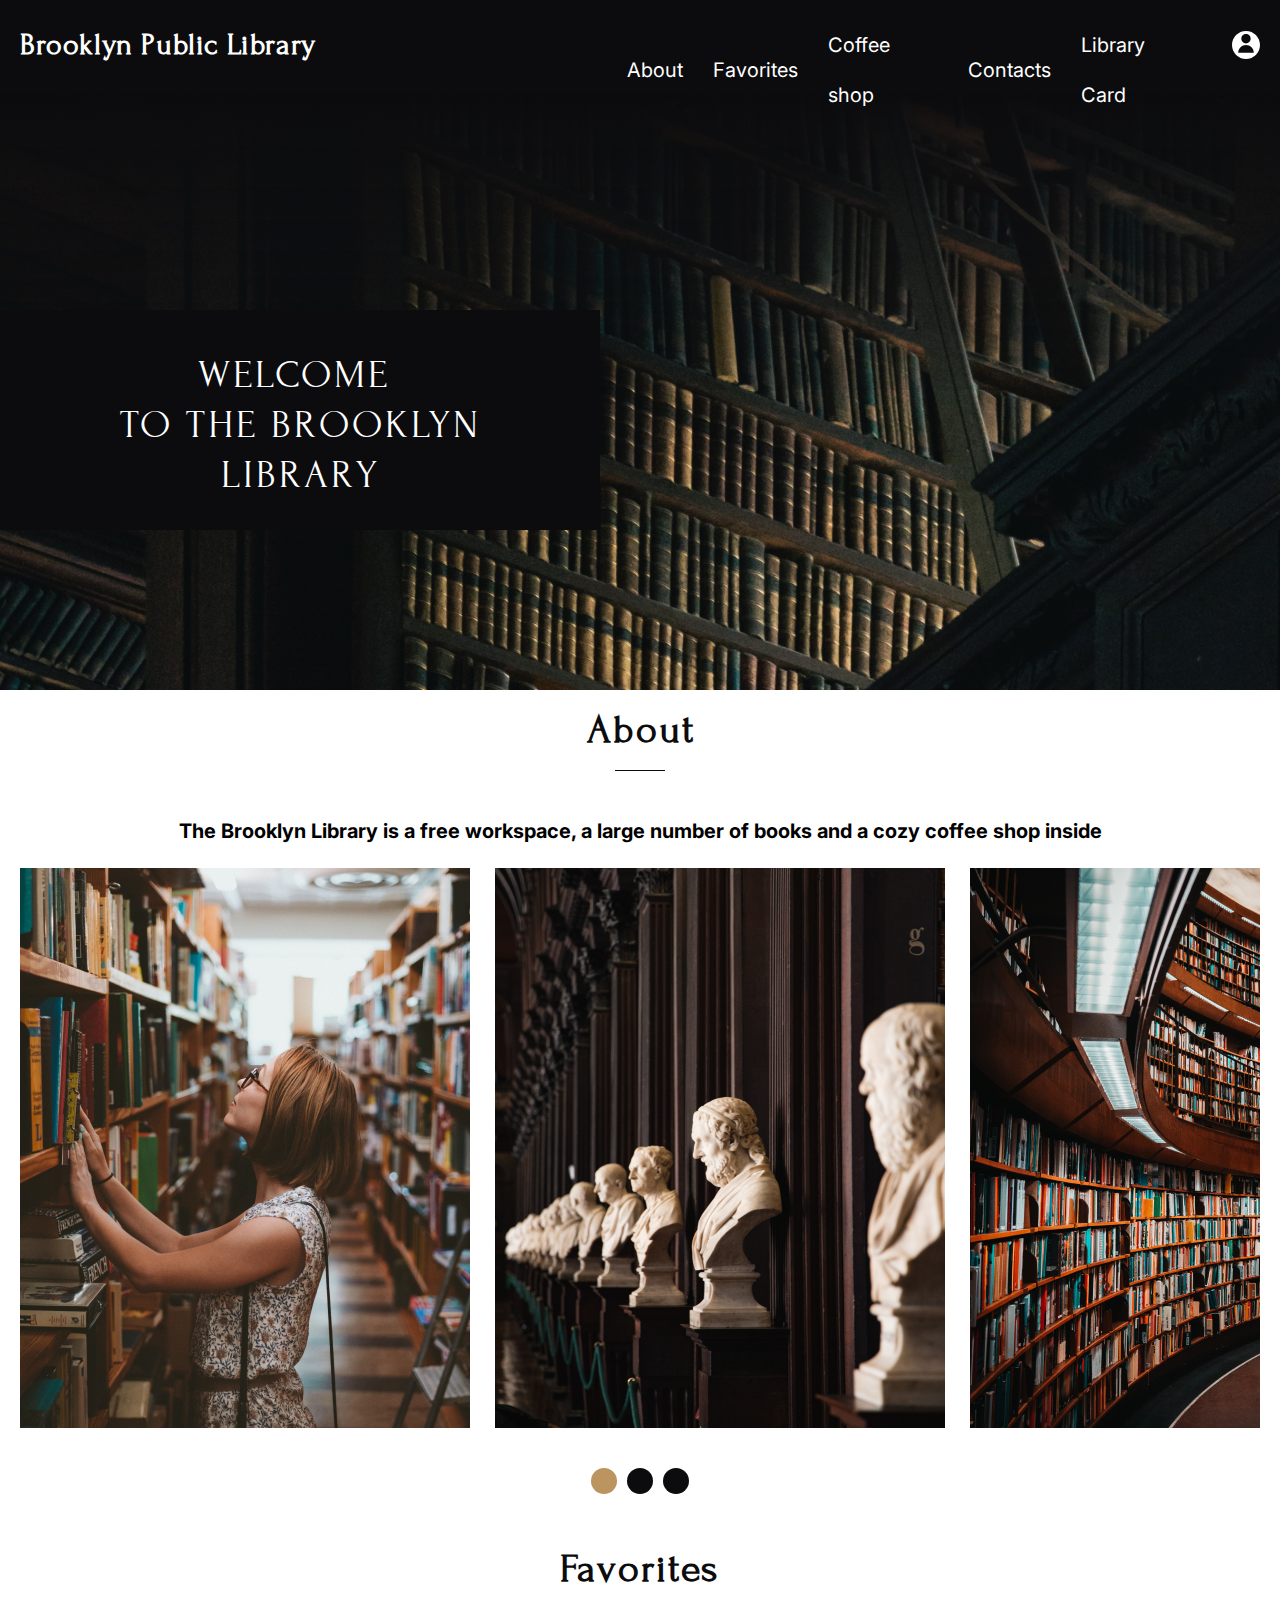
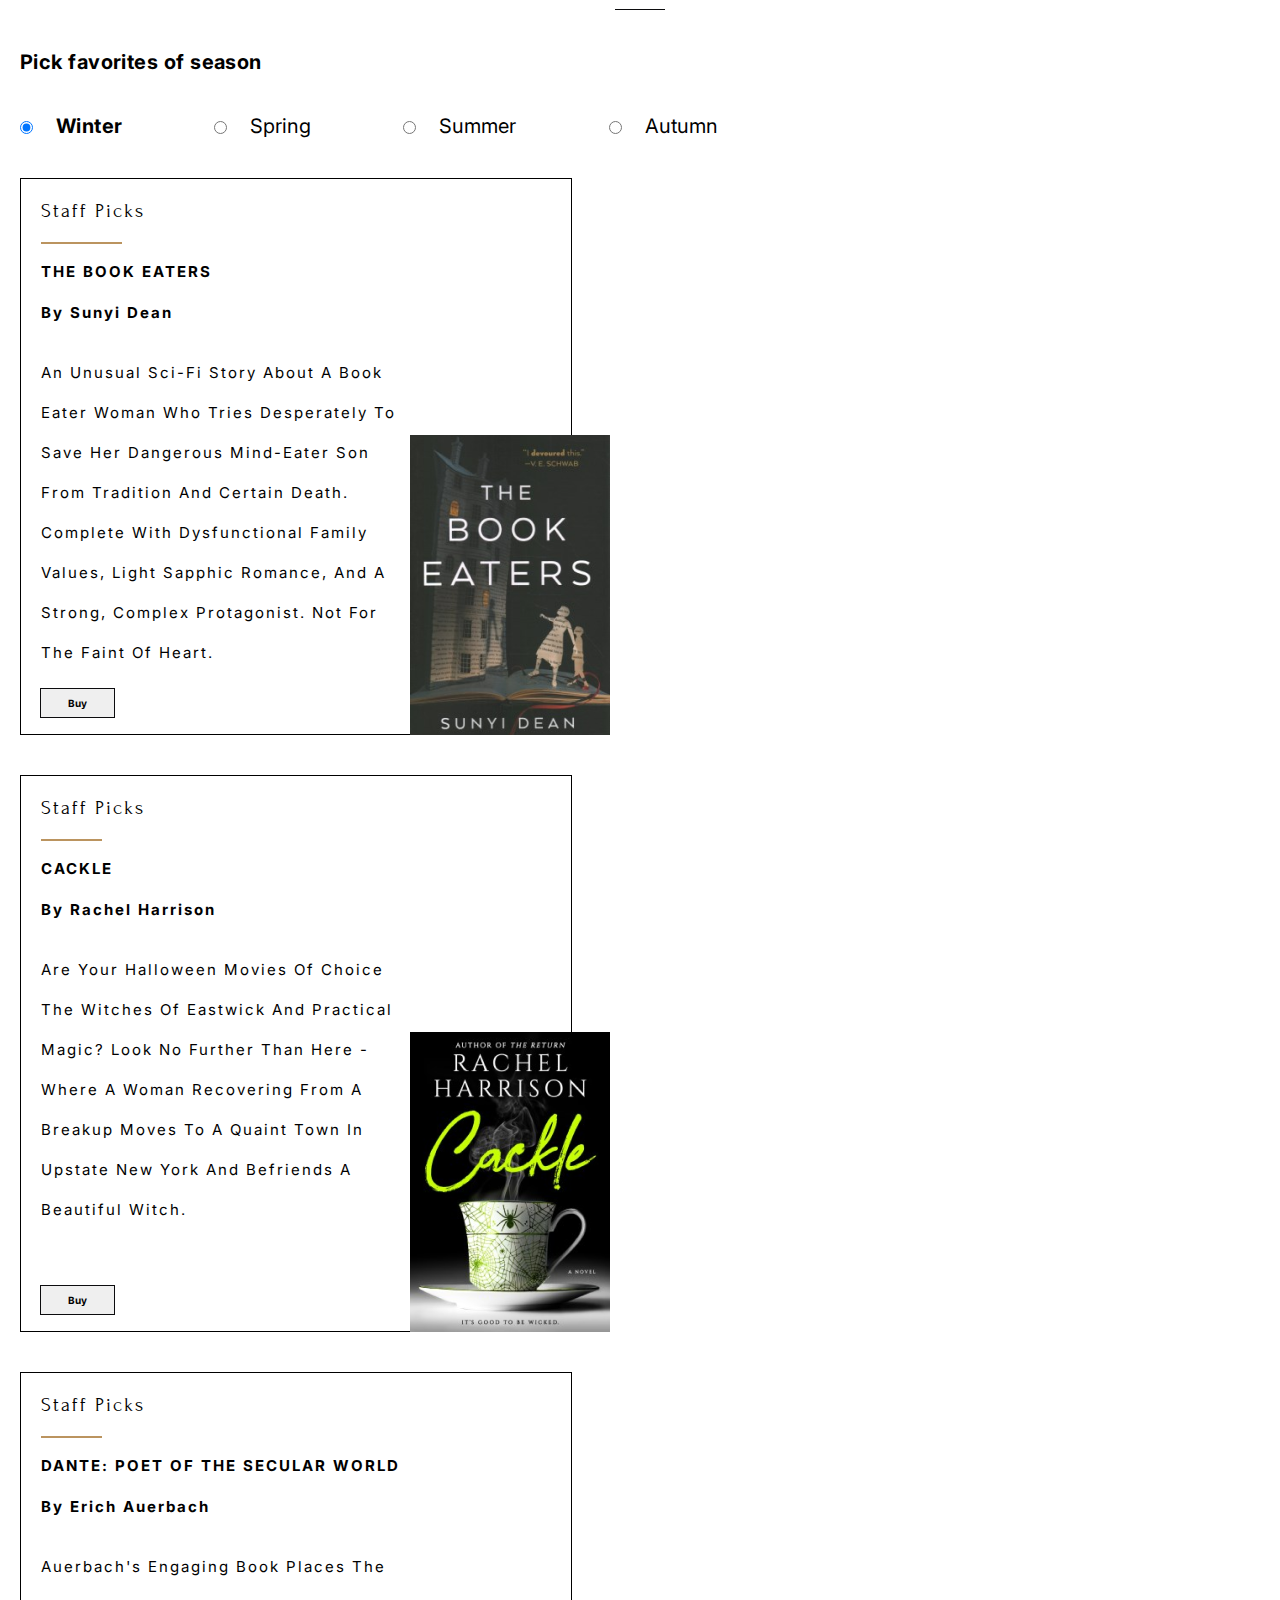
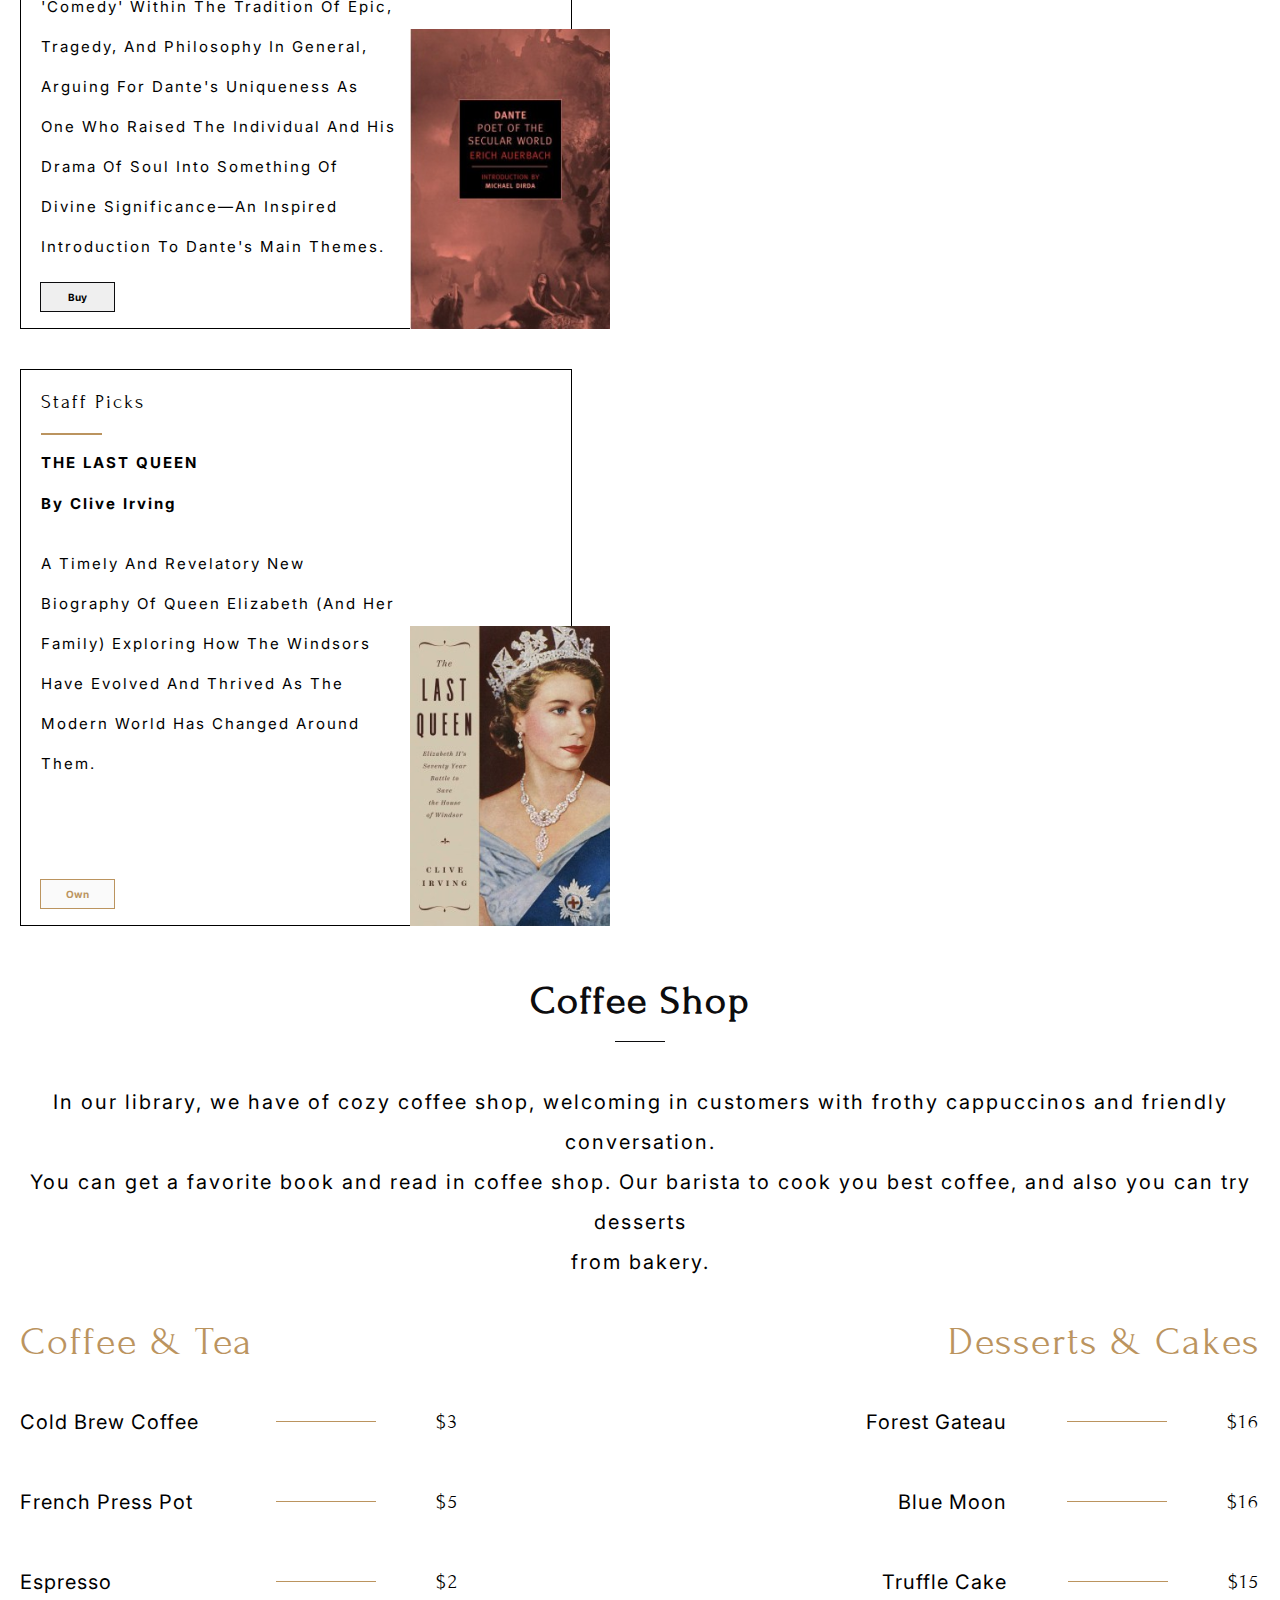
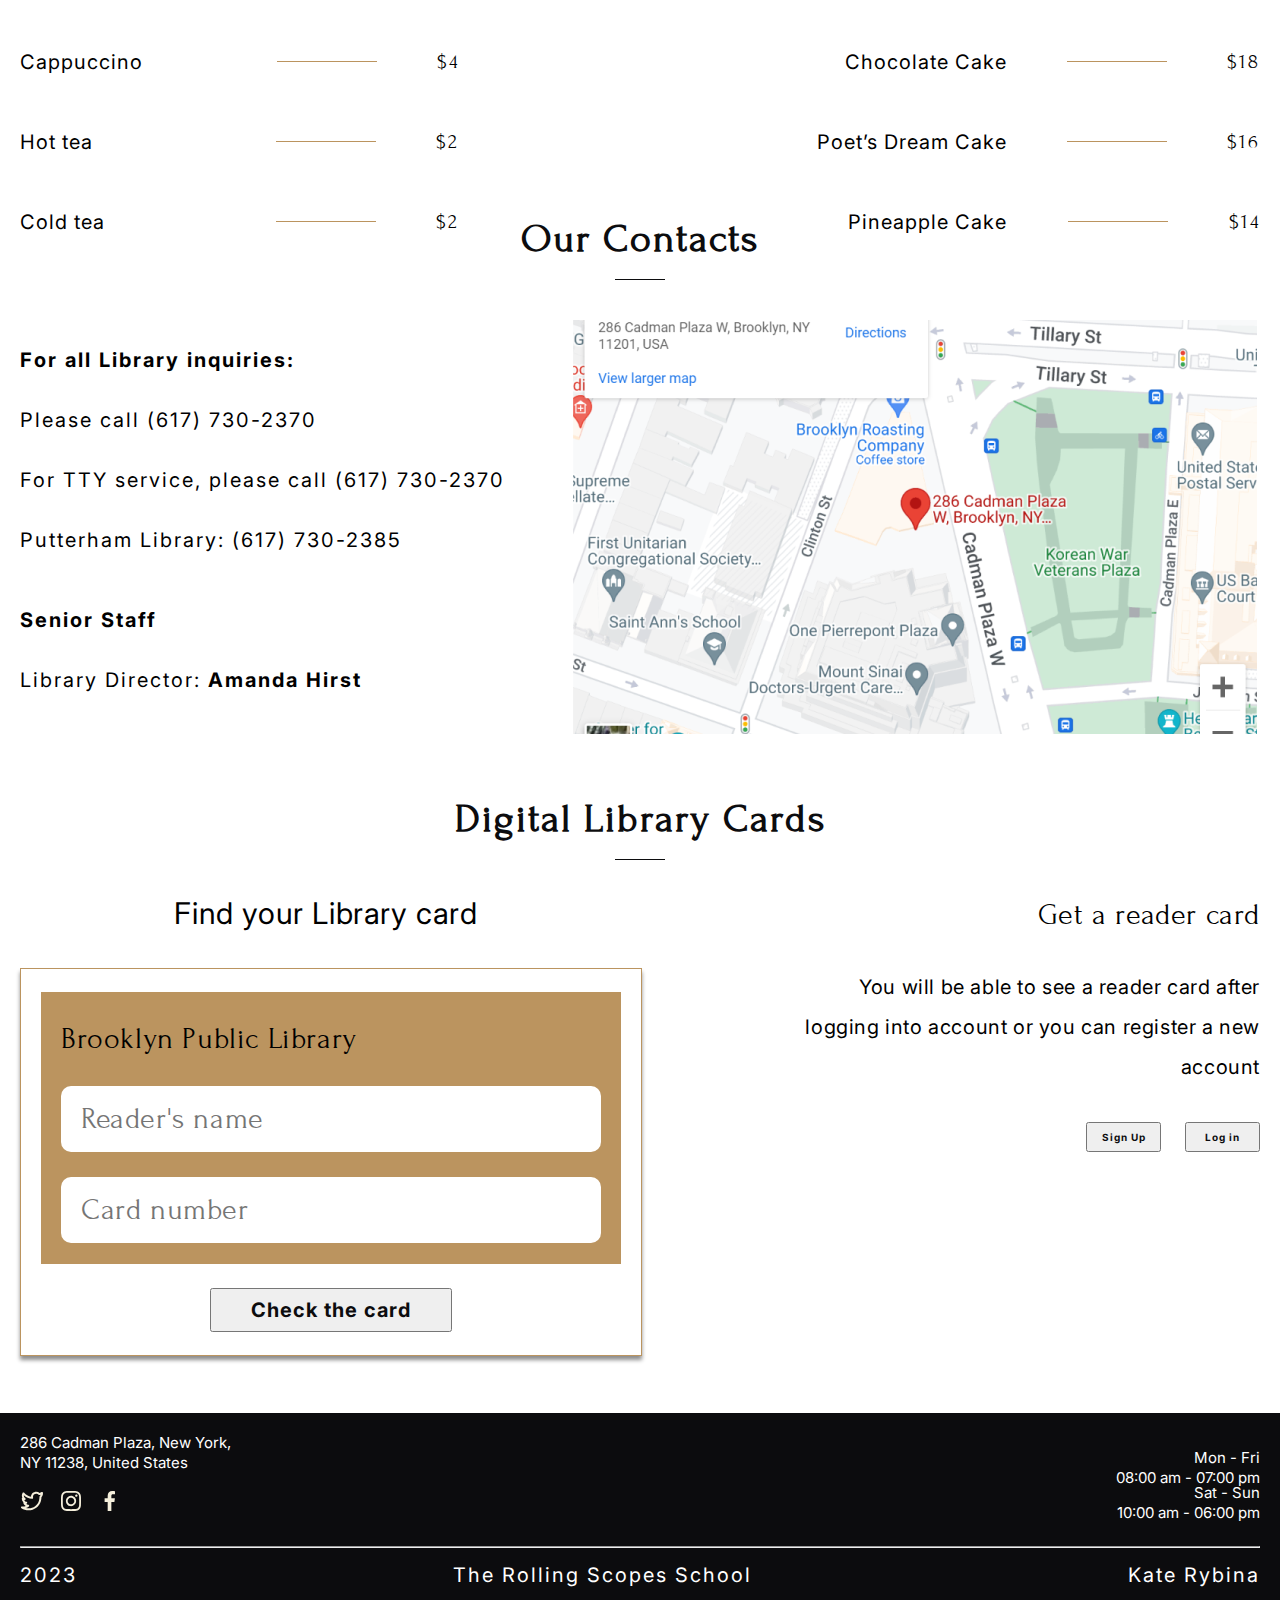
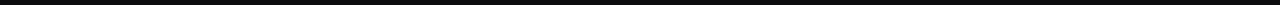
<file: library/index.html>
<!DOCTYPE html>
<html lang="en">
  <head>
    <meta charset="UTF-8" />
    <link rel="preconnect" href="https://fonts.googleapis.com" />
    <link rel="preconnect" href="https://fonts.gstatic.com" crossorigin />
    <link
      href="https://fonts.googleapis.com/css2?family=Forum&display=swap"
      rel="stylesheet"
    />
    <link
      href="https://fonts.googleapis.com/css2?family=Inter&display=swap"
      rel="stylesheet"
    />

    <link rel="stylesheet" href="./style.css" />
    <link rel="icon" href="./assets/svg/favicon.ico" />
    <meta name="viewport" content="width=device-width, initial-scale=1.0" />
    <title>Library</title>
  </head>
  <body>
    <header class="header">
      <div class="container header-container">
        <h1 class="brooklyn">Brooklyn Public Library</h1>
        <div class="navigation">
          <nav class="nav">
            <ul class="nav-list">
              <li class="items">
                <a href="#about" class="nav-link">About</a>
              </li>
              <li class="items">
                <a href="#favorites" class="nav-link">Favorites</a>
              </li>
              <li class="items">
                <a href="#coffee" class="nav-link">Coffee shop</a>
              </li>
              <li class="items">
                <a href="#contacts" class="nav-link">Contacts</a>
              </li>
              <li class="items">
                <a href="#library" class="nav-link">Library Card</a>
              </li>
            </ul>
          </nav>

          <a class="icons" href="/">
            <img src="./assets/svg/icon_profile.svg" alt="" />
          </a>
        </div>
      </div>
    </header>

    <main class="main">
      <div class="container main-container">
        <section class="welcome">
          <div class="welcome-brooklyn">
            <p class="welcome-brooklyn-text">
              Welcome&nbsp<br />
              to the Brooklyn<br />
              Library
            </p>
          </div>
        </section>

        <section class="about" id="about">
          <div class="about-container">
            <div class="section-line">
              <h2 class="title-about">About</h2>
              <hr class="line-about" />
            </div>
            <h2 class="brooklyn-about">
              The Brooklyn Library is a free workspace, a large number of books
              and a cozy coffee shop inside
            </h2>
          </div>
          <div class="images-items">
            <div class="image1">
              <img src="./assets/img/image 1.png" alt="" />
            </div>
            <div class="image2">
              <img src="./assets/img/image 2.png" alt="" />
            </div>
            <div class="image3">
              <img src="./assets/img/image 3.png" alt="" />
            </div>
          </div>

          <div class="carousel-pagination">
            <div class="carousel1"></div>
            <div class="carousel2"></div>
            <div class="carousel3"></div>
          </div>
        </section>

        <section class="favorites" id="favorites">
          <div class="favorites-container">
            <div class="favorites-line">
              <h2 class="title-favorites">Favorites</h2>
              <hr class="line-favorites" />
            </div>
            <p class="pick">Pick favorites of season</p>
          </div>

          <div class="seasons">
            <div class="winter">
              <div class="group-winter">
                <input
                  type="radio"
                  name="seasons-year"
                  checked="on"
                  class="button-winter"
                  id="button-radio-winter"
                />
                <label for="button-radio-winter" class="button-winter"
                  >Winter</label
                >
              </div>
            </div>
            <div class="spring">
              <div class="group-spring">
                <input
                  type="radio"
                  name="seasons-year"
                  class="button-spring"
                  id="button-radio-spring"
                />
                <label for="button-radio-spring" class="button-spring"
                  >Spring</label
                >
              </div>
            </div>
            <div class="summer">
              <div class="group-summer">
                <input
                  type="radio"
                  name="seasons-year"
                  class="button-summer"
                  id="button-radio-summer"
                />
                <label for="button-radio-summer" class="button-summer"
                  >Summer</label
                >
              </div>
            </div>
            <div class="autumn">
              <div class="group-autumn">
                <input
                  type="radio"
                  name="seasons-year"
                  class="button-autumn"
                  id="button-radio-autumn"
                />
                <label for="button-radio-autumn" class="button-autumn"
                  >Autumn</label
                >
              </div>
            </div>
          </div>

          <div class="favorites-items">
            <!-- first book -->
            <div class="first-book">
              <div class="book-staff">
                <p class="staff-name">Staff Picks</p>
                <hr class="staff-line" />
              </div>
              <div class="book-name">
                <p class="book-name-uppercase">The Book Eaters</p>
                <p class="book-name-capitalize">By Sunyi Dean</p>
              </div>
              <div class="book-text">
                An unusual sci-fi story about a book eater woman who tries
                desperately to save her dangerous mind-eater son from tradition
                and certain death. Complete with dysfunctional family values,
                light Sapphic romance, and a strong, complex protagonist. Not
                for the faint of heart.
              </div>
              <div class="book-button">
                <button class="button-buy">Buy</button>
              </div>
              <div class="book-image">
                <img src="./assets/img/book1-winter.png" alt="" />
              </div>
            </div>

            <!-- second book -->
            <div class="second-book">
              <div class="book-staff">
                <p class="staff-name">Staff Picks</p>
                <hr class="staff-line-other" />
              </div>

              <div class="book-name">
                <p class="book-name-uppercase">Cackle</p>
                <p class="book-name-capitalize">By Rachel Harrison</p>
              </div>
              <div class="book-text">
                Are your Halloween movies of choice The Witches of Eastwick and
                Practical Magic? Look no further than here - where a woman
                recovering from a breakup moves to a quaint town in upstate New
                York and befriends a beautiful witch.
              </div>
              <div class="book-button">
                <button class="button-buy">Buy</button>
              </div>
              <div class="book-image">
                <img src="./assets/img/book2-winter.png" alt="" />
              </div>
            </div>

            <!-- third book -->
            <div class="third-book">
              <div class="book-staff">
                <p class="staff-name">Staff Picks</p>
                <hr class="staff-line-other" />
              </div>

              <div class="book-name">
                <p class="book-name-uppercase">
                  Dante: Poet of the Secular World
                </p>
                <p class="book-name-capitalize">By Erich Auerbach</p>
              </div>
              <div class="book-text">
                Auerbach's engaging book places the 'Comedy' within the
                tradition of epic, tragedy, and philosophy in general, arguing
                for Dante's uniqueness as one who raised the individual and his
                drama of soul into something of divine significance—an inspired
                introduction to Dante's main themes.
              </div>
              <div class="book-button">
                <button class="button-buy">Buy</button>
              </div>
              <div class="book-image">
                <img src="./assets/img/book3-winter.png" alt="" />
              </div>
            </div>

            <div class="fourth-book">
              <div class="book-staff">
                <p class="staff-name">Staff Picks</p>
                <hr class="staff-line-other" />
              </div>

              <div class="book-name">
                <p class="book-name-uppercase">The Last Queen</p>
                <p class="book-name-capitalize">By Clive Irving</p>
              </div>
              <div class="book-text">
                A timely and revelatory new biography of Queen Elizabeth (and
                her family) exploring how the Windsors have evolved and thrived
                as the modern world has changed around them.
              </div>
              <div class="book-button">
                <button class="button-buy-own" disabled>Own</button>
              </div>
              <div class="book-image">
                <img src="./assets/img/book4-winter.png" alt="" />
              </div>
            </div>
          </div>

          <!-- spring season -->
          <div class="favorites-items-spring">
            <!-- first book -->
            <div class="first-book">
              <div class="book-staff">
                <p class="staff-name">Staff Picks</p>
                <hr class="staff-line-other" />
              </div>
              <div class="book-name">
                <p class="book-name-uppercase">The Body</p>
                <p class="book-name-capitalize">By Stephen King</p>
              </div>
              <div class="book-text">
                Powerful novel that takes you back to a nostalgic time,
                exploring both the beauty and danger and loss of innocence that
                is youth.
              </div>
              <div class="book-button">
                <button class="button-buy">Buy</button>
              </div>
              <div class="book-image">
                <img src="./assets/img/book1-spring.png" alt="" />
              </div>
            </div>

            <!-- second book -->
            <div class="second-book">
              <div class="book-staff">
                <p class="staff-name">Staff Picks</p>
                <hr class="staff-line-other" />
              </div>

              <div class="book-name">
                <p class="book-name-uppercase">
                  Carry: A Memoir of Survival on Stolen Land
                </p>
                <p class="book-name-capitalize">By Toni Jenson</p>
              </div>
              <div class="book-text">
                This memoir about the author's relationship with gun violence
                feels both expansive and intimate, resulting in a lyrical
                indictment of the way things are.
              </div>
              <div class="book-button">
                <button class="button-buy">Buy</button>
              </div>
              <div class="book-image">
                <img src="./assets/img/book2-spring.png" alt="" />
              </div>
            </div>

            <!-- third book -->
            <div class="third-book">
              <div class="book-staff">
                <p class="staff-name">Staff Picks</p>
                <hr class="staff-line-other" />
              </div>
              <div class="book-name">
                <p class="book-name-uppercase">Days of Distraction</p>
                <p class="book-name-capitalize">By Alexandra Chang</p>
              </div>
              <div class="book-text">
                A sardonic view of Silicon Valley culture, a meditation on race,
                and a journal of displacement and belonging, all in one
                form-defying package of spare prose.
              </div>
              <div class="book-button">
                <button class="button-buy">Buy</button>
              </div>
              <div class="book-image">
                <img src="./assets/img/book3-spring.png" alt="" />
              </div>
            </div>

            <div class="fourth-book">
              <div class="book-staff">
                <p class="staff-name">Staff Picks</p>
                <hr class="staff-line-other" />
              </div>

              <div class="book-name">
                <p class="book-name-uppercase">Dominicana</p>
                <p class="book-name-capitalize">By Angie Cruz</p>
              </div>
              <div class="book-text">
                A fascinating story of a teenage girl who marries a man twice
                her age with the promise to bring her to America. Her marriage
                is an opportunity for her family to eventually immigrate. For
                fans of Isabel Allende and Julia Alvarez.
              </div>
              <div class="book-button">
                <button class="button-buy-own" disabled>Own</button>
              </div>
              <div class="book-image">
                <img src="./assets/img/book4-spring.png" alt="" />
              </div>
            </div>
          </div>
          <!--  -->

          <!-- summer season -->
          <div class="favorites-items-summer">
            <!-- first book -->
            <div class="first-book">
              <div class="book-staff">
                <p class="staff-name">Staff Picks</p>
                <hr class="staff-line-other" />
              </div>
              <div class="book-name">
                <p class="book-name-uppercase">Crude: A Memoir</p>
                <p class="book-name-capitalize">
                  By Pablo Fajardo & ​​Sophie Tardy-Joubert
                </p>
              </div>
              <div class="book-text">
                Drawing and color by Damien Roudeau | This book illustrates the
                struggles of a group of indigenous Ecuadoreans as they try to
                sue the ChevronTexaco company for damage their oil fields did to
                the Amazon and her people
              </div>
              <div class="book-button">
                <button class="button-buy">Buy</button>
              </div>
              <div class="book-image">
                <img src="./assets/img/book1-summer.png" alt="" />
              </div>
            </div>

            <!-- second book -->
            <div class="second-book">
              <div class="book-staff">
                <p class="staff-name">Staff Picks</p>
                <hr class="staff-line-other" />
              </div>

              <div class="book-name">
                <p class="book-name-uppercase">Let My People Go Surfing</p>
                <p class="book-name-capitalize">By Yvon Chouinard</p>
              </div>
              <div class="book-text">
                Chouinard—climber, businessman, environmentalist—shares tales of
                courage and persistence from his experience of founding and
                leading Patagonia, Inc. Full title: Let My People Go Surfing:
                The Education of a Reluctant Businessman, Including 10 More
                Years of Business Unusual.
              </div>
              <div class="book-button">
                <button class="button-buy">Buy</button>
              </div>
              <div class="book-image">
                <img src="./assets/img/book2-summer.png" alt="" />
              </div>
            </div>

            <!-- third book -->
            <div class="third-book">
              <div class="book-staff">
                <p class="staff-name">Staff Picks</p>
                <hr class="staff-line-other" />
              </div>

              <div class="book-name">
                <p class="book-name-uppercase">The Octopus Museum: Poems</p>
                <p class="book-name-capitalize">By Brenda Shaughnessy</p>
              </div>
              <div class="book-text">
                This collection of bold and scathingly beautiful feminist poems
                imagines what comes after our current age of environmental
                destruction, racism, sexism, and divisive politics.
              </div>
              <div class="book-button">
                <button class="button-buy">Buy</button>
              </div>
              <div class="book-image">
                <img src="./assets/img/book3-summer.png" alt="" />
              </div>
            </div>

            <div class="fourth-book">
              <div class="book-staff">
                <p class="staff-name">Staff Picks</p>
                <hr class="staff-line-other" />
              </div>
              <div class="book-name">
                <p class="book-name-uppercase">Shark Dialogues: A Novel</p>
                <p class="book-name-capitalize">By Kiana Davenport</p>
              </div>
              <div class="book-text">
                An epic saga of seven generations of one family encompasses the
                tumultuous history of Hawaii as a Hawaiian woman gathers her
                four granddaughters together in an erotic tale of villains and
                dreamers, queens and revolutionaries, lepers and healers.
              </div>
              <div class="book-button">
                <button class="button-buy">Buy</button>
              </div>
              <div class="book-image">
                <img src="./assets/img/book4-summer.png" alt="" />
              </div>
            </div>
          </div>
          <!--  -->

          <!-- autumn season -->
          <div class="favorites-items-autumn">
            <!-- first book -->
            <div class="first-book">
              <div class="book-staff">
                <p class="staff-name">Staff Picks</p>
                <hr class="staff-line-other" />
              </div>

			  
              <div class="book-name">
               <p class="book-name-uppercase">Casual Conversation</p> 
          <p class="book-name-capitalize">By Renia White</p>
              </div>
              <div class="book-text">
                White's impressive debut collection takes readers through and
                beyond the concepts of conversation and the casual - both what
                we say to each other and what we don't, examining the
                possibilities around how we construct and communicate identity.
              </div>
              <div class="book-button">
                <button class="button-buy">Buy</button>
              </div>
              <div class="book-image">
                <img src="./assets/img/book1-autumn.png" alt="" />
              </div>
            </div>

            <!-- second book -->
            <div class="second-book">
              <div class="book-staff">
                <p class="staff-name">Staff Picks</p>
                <hr class="staff-line-other" />
              </div>

              <div class="book-name">
                <p class="book-name-uppercase">The Great Fire</p>
                <p class="book-name-capitalize">By Lou Ureneck</p>
              </div>
              <div class="book-text">
                The harrowing story of an ordinary American and a principled
                Naval officer who, horrified by the burning of Smyrna, led an
                extraordinary rescue effort that saved a quarter of a million
                refugees from the Armenian Genocide
              </div>
              <div class="book-button">
                <button class="button-buy">Buy</button>
              </div>
              <div class="book-image">
                <img src="./assets/img/book2-autumn.png" alt="" />
              </div>
            </div>

            <!-- third book -->
            <div class="third-book">
              <div class="book-staff">
                <p class="staff-name">Staff Picks</p>
                <hr class="staff-line-other" />
              </div>

              <div class="book-name">
                <p class="book-name-uppercase">Rickey: The Life and Legend</p>
                <p class="book-name-capitalize">By Howard Bryant</p>
              </div>
              <div class="book-text">
                With the fall rolling around, one can't help but think of
                baseball's postseason coming up! And what better way to prepare
                for it than reading the biography of one of the game's all-time
                greatest performers, the Man of Steal, Rickey Henderson?
              </div>
              <div class="book-button">
                <button class="button-buy">Buy</button>
              </div>
              <div class="book-image">
                <img src="./assets/img/book3-autumn.png" alt="" />
              </div>
            </div>

            <div class="fourth-book">
              <div class="staff-line-other">
                <p class="staff-name">Staff Picks</p>
                <hr class="staff-line" />
              </div>

              <div class="book-name">
                <p class="book-name-uppercase">Slug: And Other Stories</p>
                <p class="book-name-capitalize">By Megan Milks</p>
              </div>
              <div class="book-text">
                Exes Tegan and Sara find themselves chained together by
                hairballs of codependency. A father and child experience the
                shared trauma of giving birth to gods from their wounds.
              </div>
              <div class="book-button">
                <button class="button-buy">Buy</button>
              </div>
              <div class="book-image">
                <img src="./assets/img/book4-autumn.png" alt="" />
              </div>
            </div>
          </div>
          <!--  -->
        </section>
        <section class="coffeshop" id="coffee">
          <div class="coffeshop-container">
            <div class="coffeshop-title">
              <h2 class="title-coffeshop">Coffee Shop</h2>
              <hr class="line-coffeshop" />
            </div>
            <p class="coffe-text">
              In our library, we have of cozy coffee shop, welcoming in
              customers with frothy cappuccinos and friendly conversation.<br />You
              can get a favorite book and read in coffee shop. Our barista to
              cook you best coffee, and also you can try desserts <br />from
              bakery.
            </p>
            <div class="coffe-menu">
              <div class="coffe-tea">
                <p class="title-coffe-tea">Coffee & Tea</p>
                <ul class="menu-container">
                  <li class="menu-item">
                    <h class="title">Cold Brew Coffee</h>
                    <hr class="line" />
                    <p class="price">$3</p>
                  </li>
                  <li class="menu-item">
                    <h class="title">French Press Pot</h>
                    <hr class="line" />
                    <p class="price">$5</p>
                  </li>
                  <li class="menu-item">
                    <h class="title">Espresso</h>
                    <hr class="line" />
                    <p class="price">$2</p>
                  </li>
                  <li class="menu-item">
                    <h class="title">Cappuccino</h>
                    <hr class="line" />
                    <p class="price">$4</p>
                  </li>
                  <li class="menu-item">
                    <h class="title">Hot tea</h>
                    <hr class="line" />
                    <p class="price">$2</p>
                  </li>
                  <li class="menu-item">
                    <h class="title">Cold tea</h>
                    <hr class="line" />
                    <p class="price">$2</p>
                  </li>
                </ul>
              </div>
              <div class="deserts">
                <p class="title-deserts">Desserts & Cakes</p>
                <ul class="menu-container">
                  <li class="menu-item">
                    <h class="title">Forest Gateau</h>
                    <hr class="line" />
                    <p class="price">$16</p>
                  </li>
                  <li class="menu-item">
                    <h class="title">Blue Moon</h>
                    <hr class="line" />
                    <p class="price">$16</p>
                  </li>
                  <li class="menu-item">
                    <h class="title">Truffle Cake</h>
                    <hr class="line" />
                    <p class="price">$15</p>
                  </li>
                  <li class="menu-item">
                    <h class="title">Chocolate Cake</h>
                    <hr class="line" />
                    <p class="price">$18</p>
                  </li>
                  <li class="menu-item">
                    <h class="title">Poet’s Dream Cake</h>
                    <hr class="line" />
                    <p class="price">$16</p>
                  </li>
                  <li class="menu-item">
                    <h class="title">Pineapple Cake</h>
                    <hr class="line" />
                    <p class="price">$14</p>
                  </li>
                </ul>
              </div>
            </div>
          </div>
        </section>

        <section class="contacts" id="contacts">
          <div class="contacts-container">
            <div class="contacts-title">
              <h2 class="title-contacts">Our Contacts</h2>
              <hr class="line-contacts" />
            </div>
            <div class="contacts-info">
              <div class="text-info">
                <p class="info-library">For all Library inquiries:</p>

                <a class="phone" href="tel:(617) 730-2370"
                  >Please call (617) 730-2370</a
                >
                <a class="phone" href="tel:(617) 730-2370"
                  >For TTY service, please call (617) 730-2370</a
                >
                <a class="phone" href="tel:(617) 730-2385"
                  >Putterham Library: (617) 730-2385</a
                >

                <a href="mailto:Senior Staff@gmail.com" class="info-name"
                  >Senior Staff</a
                >
                <a href="mailto:Amanda Hirst@gmail.com" class="info-fio"
                  >Library Director: <b>Amanda Hirst</b></a
                >
              </div>
              <div class="maps">
                <img src="./assets/img/maps.png" alt="" />
              </div>
            </div>
          </div>
        </section>
        <section class="library-card" id="library">
          <div class="library-card-container">
            <div class="library-card-title">
              <h2 class="title-library-card">Digital Library Cards</h2>
              <hr class="line-library-card" />
            </div>

            <div class="find-get-card">
              <div class="find-card-container">
                <p class="title-find-card">Find your Library card</p>
                <div class="find-card">
                  <div class="card-bg">
                    <form action="">
                      <p class="title-card-bg">Brooklyn Public Library</p>
                      <input
                        type="text"
                        class="name-card-bg"
                        placeholder="Reader's name "
                      />
                      <br />
                      <input
                        type="text"
                        class="number-card-bg"
                        placeholder="Card number"
                      />
                    </form>
                  </div>
                  <button class="button-card-body">Check the card</button>
                </div>
              </div>

              <div class="get-card">
                <p class="title-get-card">Get a reader card</p>
                <p class="text-get-card">
                  You will be able to see a reader card after logging into
                  account or you can register a new account
                </p>
                <button class="button-sign-up">Sign Up</button>
                <button class="button-login">Log in</button>
              </div>
            </div>
          </div>
        </section>
      </div>
    </main>
    <footer class="footer-school">
      <div class="container footer-container">
        <div class="footer-one">
          <div class="footer-one-one">
            <a
              href="https://www.google.com/maps/place/286+Cadman+Plaza+E,+Brooklyn,+NY+11201,+%D0%A1%D0%A8%D0%90/@40.6956256,-73.9947078,17z/data=!3m1!4b1!4m9!1m2!2m1!1s286+Cadman+Plaza,+New+York,%0D%0ANY+11238,+United+States!3m5!1s0x89c25a49ebbb4533:0x83b2f30fade7bf9f!8m2!3d40.6956216!4d-73.9900944!15sCjQyODYgQ2FkbWFuIFBsYXphLCBOZXcgWW9yaywNCk5ZIDExMjM4LCBVbml0ZWQgU3RhdGVzkgEQZ2VvY29kZWRfYWRkcmVzc-ABAA?entry=ttu"
              target="_blank"
              class="text-one"
            >
              286 Cadman Plaza, New York,<br />
              NY 11238, United States
            </a>
            <p class="text-two">
              Mon - Fri <br />
              08:00 am - 07:00 pm
            </p>
          </div>
          <div class="footer-one-two">
            <ul class="footer-icons">
              <li class="footer-icons-items">
                <a href="https://twitter.com/" target="_blank"
                  ><img src="./assets/svg/u_twitter-alt.svg" alt=""
                /></a>
              </li>
              <li class="footer-icons-items">
                <a href="https://www.instagram.com/" target="_blank">
                  <img src="./assets/svg/u_instagram.svg" alt=""
                /></a>
              </li>
              <li class="footer-icons-items">
                <a href="https://www.facebook.com/" target="_blank">
                  <img src="./assets/svg/u_facebook-f.svg" alt=""
                /></a>
              </li>
            </ul>
            <p class="text-three">
              Sat - Sun<br />
              10:00 am - 06:00 pm
            </p>
          </div>
        </div>
        <hr class="footer-line" />
        <div class="footer-second">
          <p class="text-four">2023</p>
          <a
            class="text-five"
            href=" https://rs.school/js-stage0/"
            target="_blank"
            >The Rolling Scopes School</a
          >
          <a
            href="https://github.com/KateRybina"
            class="text-six"
            target="_blank"
            >Kate Rybina</a
          >
        </div>
      </div>
    </footer>
    <script src="./index.js"></script>
  </body>
</html>
</file>
<file: library/style.css>
:root {
  --font-forum: 'Forum';
  --font-inter: 'Inter', sans-serif;
}

body {
  margin: 0px;
  padding: 0px;
}

.container {
  max-width: 1440px;
  margin: 0 auto;
}

.header {
  background-color: #0c0c0e;
  color: #ffffff;
  height: 90px;
}

.header-container {
  display: flex;
  justify-content: space-between;
  line-height: 30px;
}

.brooklyn {
  font-size: 30px;
  margin: 20px 0px 20px 20px;
  flex: 0 1 45%;
  font-family: var(--font-forum);
  width: 294px;
  height: 50px;
  line-height: 50px;
  letter-spacing: 0.6px;
}

.welcome-brooklyn-text {
  margin-left: 40px;
}

.navigation {
  display: flex;
  justify-content: flex-end;
  flex: 0 1 55%;
}

.nav-list {
  display: flex;
  align-items: center;
  list-style: none;
  font-size: 20px;
  font-family: var(--font-inter);
  gap: 30px;
  line-height: 50px;
}

.nav-link {
  text-decoration: none;
  color: #ffffff;
}

.items:hover {
  text-decoration: underline;
  cursor: pointer;
}

.icons {
  margin: 31px 20px 31px 40px;
  cursor: pointer;
  width: 28px;
  height: 28px;
}

.welcome {
  background: url('./assets/img/Welcome.png') no-repeat center center;
  height: 600px;
  display: flex;
}

.welcome-brooklyn {
  width: 600px;
  height: 220px;
  background-color: #0c0c0e;
  margin-top: 220px;
  margin-bottom: 160px;
}

.welcome-brooklyn-text {
  width: 520px;
  height: 150px;
  font-size: 40px;
  line-height: 50px;
  letter-spacing: 3px;
  font-family: var(--font-forum);
  color: #ffffff;
  text-transform: uppercase;

  display: flex;
  align-items: center;
  justify-content: center;
  text-align: center;
}

.about-container {
  max-height: 837px;
}

.section-line {
  width: 106px;
  height: 61px;
  margin: 0 auto;
}
.favorites-line {
  width: 160px;
  height: 61px;
  margin: 0 auto;
}
.coffeshop-title {
  margin-top: 20px;
  text-align: center;
}
.contacts-title {
  text-align: center;
  margin-bottom: 40px;
}

.library-card-title {
  text-align: center;
  margin-bottom: 40px;
}

.title-about,
.title-favorites,
.title-coffeshop,
.title-contacts,
.title-library-card {
  font-size: 40px;
  margin-top: 20px;
  margin-bottom: 20px;
  font-family: var(--font-forum);
  line-height: 40px;
  letter-spacing: 2px;
  color: #0c0c0e;
}

.line-about,
.line-favorites,
.line-coffeshop,
.line-contacts,
.line-library-card {
  width: 50px;
  height: 1px;
  background-color: #0c0c0e;
  border: #0c0c0e;
}

.brooklyn-about {
  font-size: 20px;
  line-height: 40px;
  margin-top: 40px;
  text-align: center;
  font-family: var(--font-inter);
}

.images-items {
  display: flex;
  gap: 25px;
  margin-left: 20px;
  margin-right: 20px;
  overflow: hidden;
}

.image1,
.image2,
.image3 {
  width: 450px;
  height: 560px;
  flex-shrink: 1;
}

.carousel-pagination {
  display: flex;
  justify-content: center;
  gap: 10px;
  padding: 5px 5px;
  margin-top: 35px;
  margin-bottom: 50px;
}

.carousel1,
.carousel2,
.carousel3 {
  width: 26px;
  height: 26px;
  border-radius: 50%;
  background-color: #0c0c0e;
  cursor: pointer;
}

.carousel1 {
  background-color: #bb945f;
}

.pick {
  font-size: 20px;
  font-weight: bold;
  letter-spacing: 0.45px;
  margin: 40px 0px 35px 20px;
  font-family: var(--font-inter);
}

.seasons {
  width: 700px;
  height: 24px;
  display: flex;
  margin: 0px 0px 35px 10px;
  gap: 90px;
  justify-content: space-between;
  padding: 5px 5px;
}

.button-winter {
  font-weight: bold;
  font-size: 20px;
  color: #000000;
  cursor: pointer;
  letter-spacing: 0.45px;
  font-family: var(--font-inter);
}
.button-spring,
.button-autumn,
.button-summer {
  font-size: 20px;
  color: #000000;
  cursor: pointer;
  font-family: var(--font-inter);
}

.group-winter,
.group-spring,
.group-summer,
.group-autumn {
  display: flex;
  gap: 20px;
}

.group-winter {
  width: 104px;
  height: 24px;
}
.group-spring {
  width: 99px;
  height: 24px;
}
.group-summer {
  width: 116px;
  height: 24px;
}
.group-autumn {
  width: 111px;
  height: 24px;
}

.favorites-items {
  display: flex;
  flex-wrap: wrap;
  gap: 40px 260px;
  margin-left: 20px;
  margin-right: 20px;
  margin-bottom: 50px;
}

.favorites-items-spring,
.favorites-items-summer,
.favorites-items-autumn {
  display: none;
}

.first-book,
.second-book,
.third-book,
.fourth-book {
  width: 550px;
  height: 555px;
  border: 1px solid #000000;
  position: relative;
}

.book-staff {
  margin: 10px 0px 0px 20px;
} 

.staff-name {
  font-size: 20px;
  line-height: 23px;
  letter-spacing: 2px;
  color: #000000;
  font-family: var(--font-forum);
}

.staff-line {
  border: 1px solid #bb945f;
  width: 79px;
  background-color: #bb945f;
  margin-left: 0px;
 }

.staff-line-other{
  border: 1px solid #bb945f;
  width: 59px;
  background-color: #bb945f;
  margin-left: 0px;
  padding-top:-10px;
}

.book-name {
  font-size: 15px;
  font-family: var(--font-inter);
  font-weight: bold;
  line-height: 41px;
  letter-spacing: 2px;

  display: flex;
  flex-direction: column;
  margin-top: -16px;
  margin-bottom: 20px;
  margin-left: 20px;
}

.book-name-uppercase {
	 text-transform: uppercase;
}

.book-name-capitalize,.book-text{
 margin-top: -15px;
}

.book-text {
  width: 355px;
  height: 320px;
  font-size: 15px;
  font-family: var(--font-inter);
  line-height: 40px;
  letter-spacing: 2px;
  margin-left: 20px;
  text-transform: capitalize;
}

.button-buy {
  width: 75px;
  height: 30px;
  font-size: 10px;
  font-weight: bold;
  font-family: var(--font-inter);
  border: 1px solid #0c0c0e;
  margin-top: 15px;
  margin-left: 19px;
  margin-bottom: 15px;
}

.button-buy:hover {
  background-color: #bb945f;
  border: 1px solid #bb945f;
}

.book-image {
  position: absolute;
  bottom: -5px;
  left: 389px;
}

.button-buy-own {
  width: 75px;
  height: 30px;
  font-size: 10px;
  font-weight: bold;
  font-family: var(--font-inter);
  border: 1px solid #bb945f;
  color: #bb945f;
  margin-top: 15px;
  margin-left: 19px;
  margin-bottom: 15px;
}

.coffeshop-container {
  height: 841px;
}

.coffe-text {
  font-size: 20px;
  line-height: 40px;
  letter-spacing: 2px;
  font-family: var(--font-inter);
  color: #000000;
  margin: 40px 20px 0px 20px;
  text-align: center;
}

.coffe-menu {
  display: flex;
  justify-content: space-between;
}

.title-coffe-tea,
.title-deserts {
  color: #bb945f;
  font-size: 40px;
  font-family: var(--font-forum);
  line-height: 40px;
  letter-spacing: 2px;
  margin-bottom: 20px;
}

.coffe-tea {
  margin-left: 20px;
}

.deserts {
  margin-right: 20px;
  text-align: right;
}

.title {
  width: 196px;
  font-size: 20px;
  line-height: 40px;
  letter-spacing: 1px;
  color: #000000;
  font-family: var(--font-inter);
}

.title-coffeshop{
	padding-top:5px;
}

.price {
  font-size: 20px;
  line-height: 40px;
  letter-spacing: 2px;
  color: #000000;
  font-family: var(--font-forum);
}

.line {
  background-color: #bb945f;
  border: #bb945f;
  width: 100px;
  height: 1px;
}

.menu-container {
  list-style: none;
  padding: 0;
  margin: 0;
}

.menu-item {
  display: flex;
  justify-content: space-between;
  align-items: center;
  gap: 40px 60px;
}

.contacts-container {
  height: 575px;
 margin-top: -18px;

}

.contacts-info {
  display: flex;
  justify-content: space-between;
  margin-left: 20px;
  margin-right: 20px;
}


.info-library {
  font-size: 20px;
  font-weight: bold;
  line-height: 40px;
  letter-spacing: 2px;
  font-family: var(--font-inter);
  color: #000000;
}

.phone {
  display: block;
  font-size: 20px;
  line-height: 40px;
  letter-spacing: 2px;
  font-family: var(--font-inter);
  color: #000000;
  margin-bottom: 20px;
  text-decoration: none;
}

.info-name {
  /* padding-top: 40px; */
  /* margin-top:40px; */
  font-size: 20px;
  font-weight: bold;
  line-height: 80px;
  letter-spacing: 2px;
  font-family: var(--font-inter);
  color: #000000;
  margin-top: 10px;
  margin-bottom: 20px;
  text-decoration: none;
}

.info-fio {
  display: block;
  font-size: 20px;
  line-height: 40px;
  letter-spacing: 2px;
  font-family: var(--font-inter);
  color: #000000;
  text-decoration: none;
}

.library-card-container {
  height: 614px;
   margin-top: -15px;
}

.title-find-card {
  font-size: 30px;
  font-family: var(--font-inter);
  color: #000000;
  line-height: 50px;
  letter-spacing: 0.6px;
  text-align: center;
  height: 50px;
  margin-left: -10px;
}

.find-get-card {
  height: 453px;
  display: flex;
  justify-content: space-between;
  /* align-items: flex-start; */
  margin-top: -32px;
  margin-left: 20px;
  margin-right: 20px;
}
.find-card-container {
  margin-top: -10px;
}
.find-card {
  border: 1px solid #bb945f;
  box-shadow: 0px 4px 4px 0px #8e8e8e;
  height: 386px;
  padding: 0px 20px 0px 20px;
  display: flex;
  flex-direction: column;
  align-items: center;
  justify-content: center;
}

.card-bg {
  background-color: #bb945f;
  width: 560px;
  height: 272px;
  padding-left: 20px;
  margin-bottom: 24px;
}

.title-card-bg {
  font-size: 30px;
  font-family: var(--font-forum);
  /* line-height: 50px; */
  letter-spacing: 0.6px;
  color: #000000;
  /* margin-bottom: 20px;
  margin-top: 20px; */
}

.name-card-bg,
.number-card-bg {
  color: #8e8e8e;
  background-color: #ffffff;
  width: 520px;
  /* height: 66px; */
  text-align: left;
  padding: 8px 0px 8px 20px;
  font-size: 30px;
  line-height: 50px;
  letter-spacing: 0.6px;
  font-family: var(--font-forum);
  border-radius: 10px;
  border: none;
}

.name-card-bg {
  margin-bottom: 25px;
}

.button-card-body {
  width: 242px;
  height: 44px;
  font-weight: bold;
  font-size: 20px;
  font-family: var(--font-inter);
  letter-spacing: 1px;
  color: #0c0c0e;
}

.button-card-body:hover {
  cursor: pointer;
  background-color: #bb945f;
  border: #bb945f;
}

.get-card {
  text-align: right;
  width: 456px;
  height: 253px;
}

.title-get-card {
  font-size: 30px;
  font-family: var(--font-forum);
  letter-spacing: 0.6px;
  color: #000000;
  margin-bottom: 35px;
}

.text-get-card {
  font-size: 20px;
  line-height: 40px;
  letter-spacing: 0.6px;
  color: #000000;
  font-family: var(--font-inter);
  height: 120px;
  margin-bottom: 35px;
}

.button-sign-up,
.button-login {
  width: 75px;
  height: 30px;
  font-size: 10px;
  font-family: var(--font-inter);
  font-weight: bold;
  letter-spacing: 1px;
  color: #0c0c0e;
}

.button-sign-up {
  margin-right: 20px;
}

.button-sign-up:hover,
.button-login:hover {
  cursor: pointer;
  background-color: #bb945f;
  border: #bb945f;
}

.footer-container {
  background-color: #0c0c0e;
  color: #ffffff;
  padding: 20px 20px 0px 20px;
  /* height: 250px; */
}
/* .footer-one{
	height: 90px;
	display:flex;
	flex-direction: column;
	gap:10px 0px;
} */
.footer-one-one {
  display: flex;
  justify-content: space-between;
  margin-bottom: -35px;
  /* align-items: flex-start; */
}

.footer-one-two {
  display: flex;
  justify-content: space-between;
}

.footer-second {
  display: flex;
  justify-content: space-between;
  align-items: center;
  margin-top: -11px;
  /* height: 22px; */
}

.text-one {
  width: 229px;
  height: 40px;
  font-size: 15px;
  font-family: var(--font-inter);
  line-height: 20px;
  text-decoration: none;
  color: #ffffff;
}

.text-two,
.text-three {
  width: 149px;
  height: 40px;
  font-size: 15px;
  font-family: var(--font-inter);
  line-height: 20px;
  text-align: right;
}

.text-four,
.text-five,
.text-six {
  font-size: 20px;
  font-family: var(--font-inter);
  line-height: 20px;
  letter-spacing: 2px;
}

.text-six,
.text-five {
  text-decoration: none;
  color: #ffffff;
}

.footer-line {
  background-color: #ffffff;
}

.footer-icons {
  display: flex;
  margin-left: -40px;
  justify-content: flex-start;
  align-items: center;
  list-style: none;
  gap: 15px;
}

/* .text-five{
	padding-bottom:5px;
	padding-left: 75px;
} */

/* .text-two{
	display: flex;
justify-content: flex-start;
align-items: flex-start;
} */
</file>
